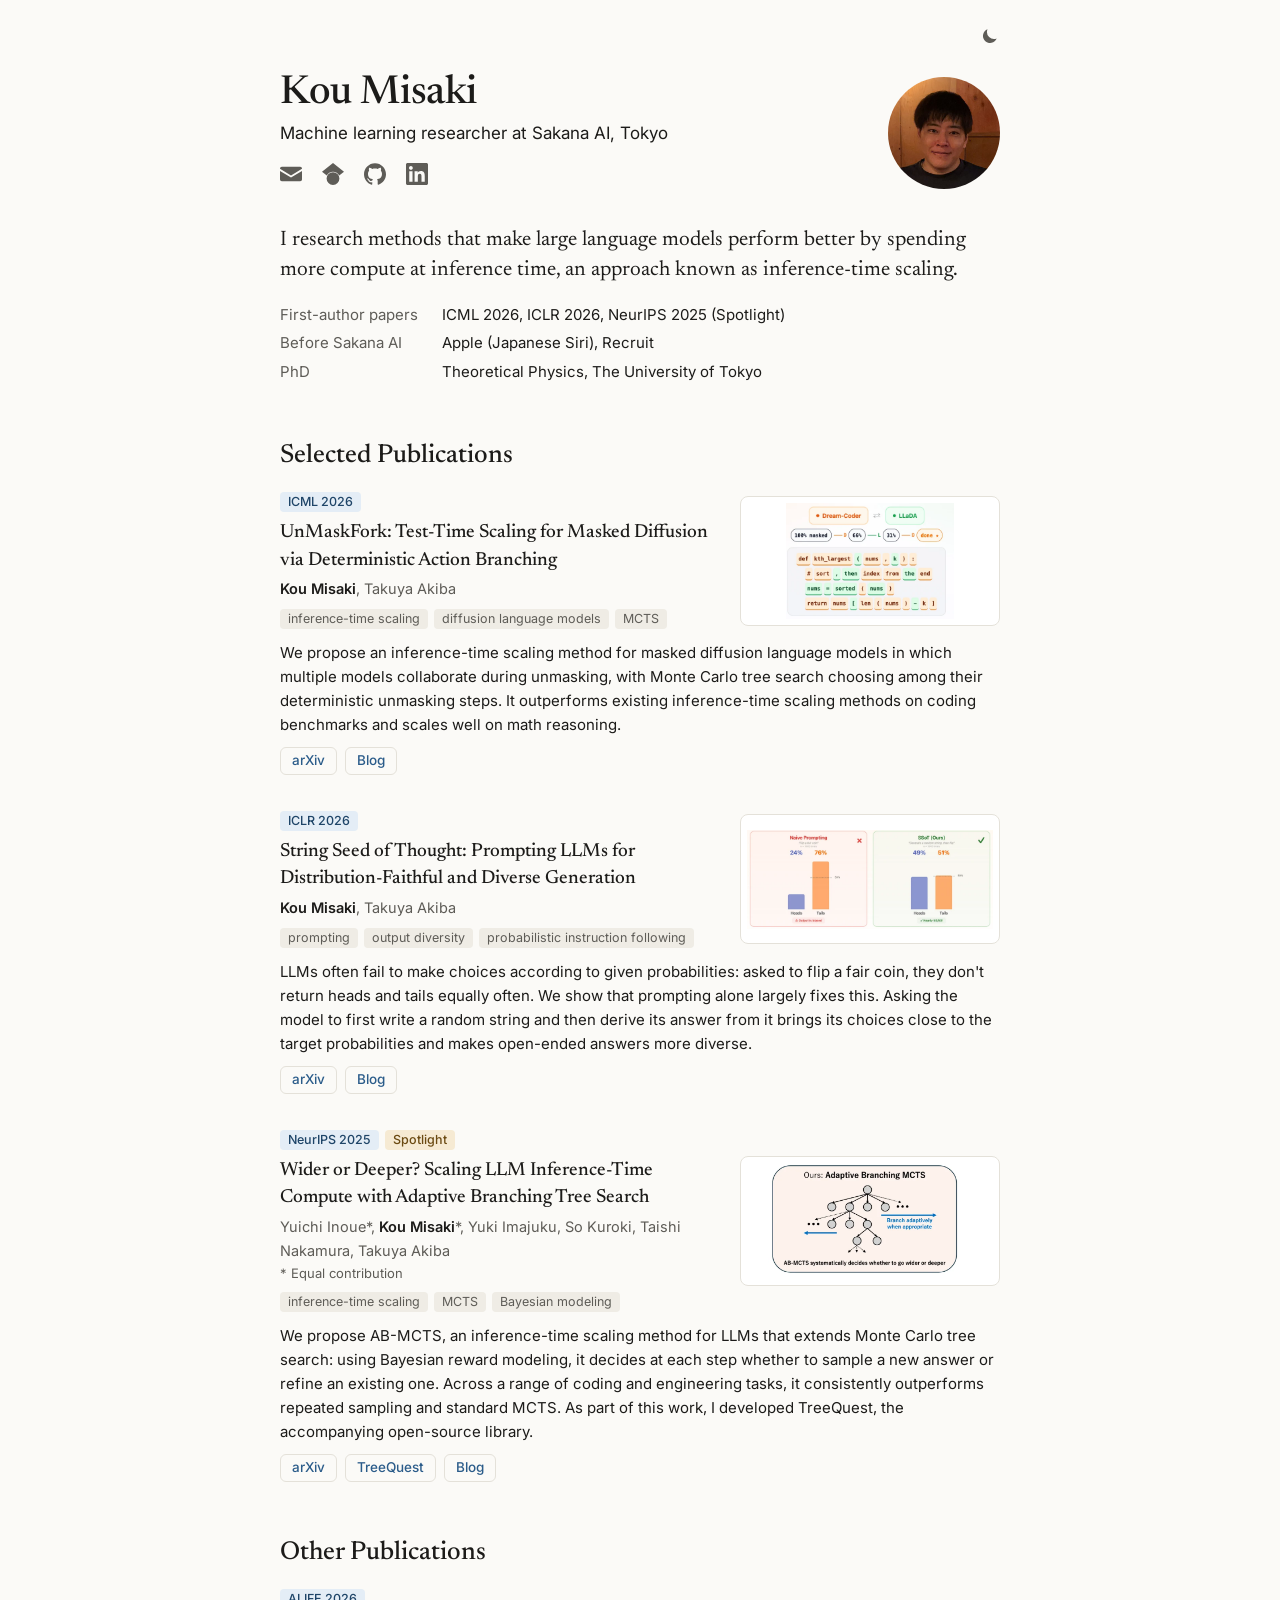
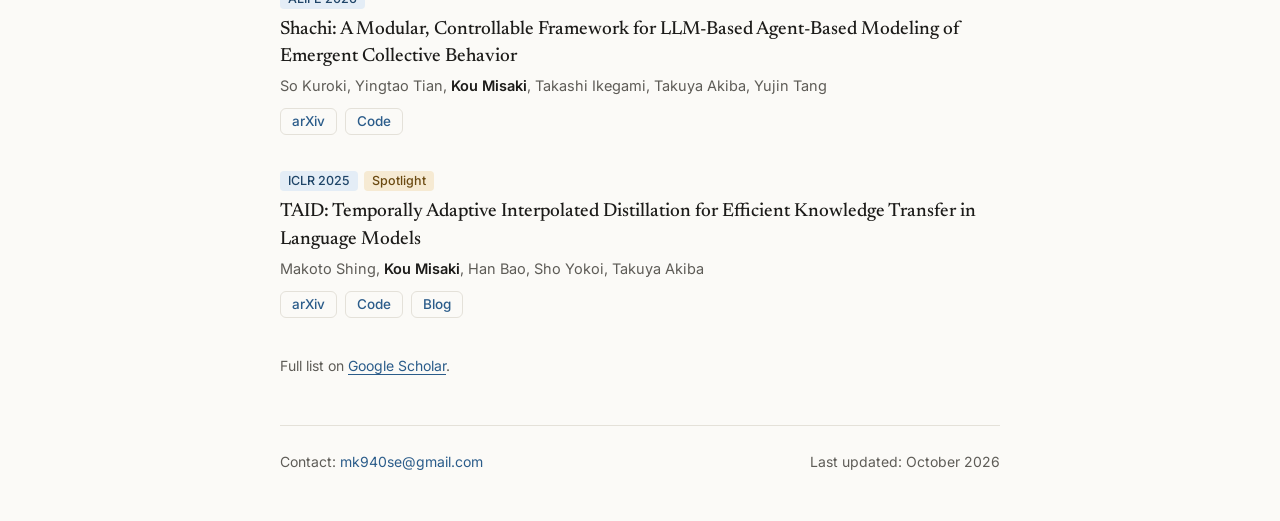
<file: index.html>
<!doctype html>
<html lang="en">
<head>
<meta charset="utf-8">
<meta name="viewport" content="width=device-width, initial-scale=1">
<title>Kou Misaki — Machine learning researcher</title>
<meta name="description" content="Kou Misaki is a machine learning researcher at Sakana AI working on inference-time scaling for LLMs, with first-author papers at ICML, ICLR and NeurIPS.">
<link rel="canonical" href="https://koumisaki.com/">
<meta property="og:type" content="profile">
<meta property="og:title" content="Kou Misaki — Machine learning researcher">
<meta property="og:description" content="Machine learning researcher at Sakana AI working on inference-time scaling for LLMs, with first-author papers at ICML, ICLR and NeurIPS.">
<meta property="og:url" content="https://koumisaki.com/">
<meta property="og:image" content="https://koumisaki.com/images/share.png">
<meta property="og:image:width" content="1200">
<meta property="og:image:height" content="630">
<meta property="og:image:alt" content="Kou Misaki, machine learning researcher at Sakana AI, working on inference-time scaling, Monte Carlo tree search and large language models">
<meta property="profile:first_name" content="Kou">
<meta property="profile:last_name" content="Misaki">
<meta name="twitter:card" content="summary_large_image">
<link rel="icon" type="image/svg+xml" href="/favicon.svg">
<script type="application/ld+json">
{
  "@context": "https://schema.org",
  "@type": "ProfilePage",
  "mainEntity": {
    "@type": "Person",
    "name": "Kou Misaki",
    "alternateName": "三崎 航",
    "url": "https://koumisaki.com/",
    "image": "https://koumisaki.com/images/portrait.jpg",
    "jobTitle": "Research Engineer",
    "worksFor": {"@type": "Organization", "name": "Sakana AI"},
    "alumniOf": {"@type": "CollegeOrUniversity", "name": "The University of Tokyo"},
    "sameAs": [
      "https://scholar.google.com/citations?user=8kL-3m4AAAAJ",
      "https://github.com/takkyu2",
      "https://www.linkedin.com/in/kou-misaki/"
    ]
  }
}
</script>
<link rel="preconnect" href="https://fonts.googleapis.com">
<link rel="preconnect" href="https://fonts.gstatic.com" crossorigin>
<link rel="stylesheet" href="https://fonts.googleapis.com/css2?family=Inter:wght@400;500;600&family=Newsreader:opsz,wght@6..72,400;6..72,500&display=swap">
<link rel="stylesheet" href="/style.css">
<script>
try {
  if (localStorage.getItem('theme') === 'dark') document.documentElement.dataset.theme = 'dark';
} catch (e) {}
</script>
</head>
<body>
<div class="page">
<button class="theme-toggle" type="button" aria-label="Switch theme" title="Switch theme" hidden><svg class="moon" viewBox="0 0 24 24" aria-hidden="true"><path d="M20 15A8.5 8.5 0 0 1 9 4a8.5 8.5 0 1 0 11 11z"/></svg><svg class="sun" viewBox="0 0 24 24" aria-hidden="true"><circle cx="12" cy="12" r="4.5"/><path d="M12 1.5v3m0 15v3M1.5 12h3m15 0h3M4.6 4.6l2.1 2.1m10.6 10.6 2.1 2.1M4.6 19.4l2.1-2.1M17.3 6.7l2.1-2.1" fill="none" stroke="currentColor" stroke-width="2" stroke-linecap="round"/></svg></button>
<main>
<header class="profile">
<div class="intro">
<div class="intro-text">
<h1>Kou Misaki</h1>
<p class="role">Machine learning researcher at Sakana AI, Tokyo</p>
<ul class="links" role="list">
<li><a class="email" href="#" data-user="mk940se" data-domain="gmail.com" aria-label="Email" title="Email"><svg viewBox="0 0 24 24" aria-hidden="true"><path d="M2 4h20a2 2 0 0 1 2 2v.4l-12 7.2L0 6.4V6a2 2 0 0 1 2-2zm-2 4.7 12 7.2 12-7.2V18a2 2 0 0 1-2 2H2a2 2 0 0 1-2-2z"/></svg></a></li>
<li><a href="https://scholar.google.com/citations?user=8kL-3m4AAAAJ" aria-label="Google Scholar" title="Google Scholar"><svg viewBox="0 0 24 24" aria-hidden="true"><path d="M5.242 13.769L0 9.5 12 0l12 9.5-5.242 4.269C17.548 11.249 14.978 9.5 12 9.5c-2.977 0-5.548 1.748-6.758 4.269zM12 10a7 7 0 1 0 0 14 7 7 0 0 0 0-14z"/></svg></a></li>
<li><a href="https://github.com/takkyu2" aria-label="GitHub" title="GitHub"><svg viewBox="0 0 24 24" aria-hidden="true"><path d="M12 .297c-6.63 0-12 5.373-12 12 0 5.303 3.438 9.8 8.205 11.385.6.113.82-.258.82-.577 0-.285-.01-1.04-.015-2.04-3.338.724-4.042-1.61-4.042-1.61C4.422 18.07 3.633 17.7 3.633 17.7c-1.087-.744.084-.729.084-.729 1.205.084 1.838 1.236 1.838 1.236 1.07 1.835 2.809 1.305 3.495.998.108-.776.417-1.305.76-1.605-2.665-.3-5.466-1.332-5.466-5.93 0-1.31.465-2.38 1.235-3.22-.135-.303-.54-1.523.105-3.176 0 0 1.005-.322 3.3 1.23.96-.267 1.98-.399 3-.405 1.02.006 2.04.138 3 .405 2.28-1.552 3.285-1.23 3.285-1.23.645 1.653.24 2.873.12 3.176.765.84 1.23 1.91 1.23 3.22 0 4.61-2.805 5.625-5.475 5.92.42.36.81 1.096.81 2.22 0 1.606-.015 2.896-.015 3.286 0 .315.21.69.825.57C20.565 22.092 24 17.592 24 12.297c0-6.627-5.373-12-12-12"/></svg></a></li>
<li><a href="https://www.linkedin.com/in/kou-misaki/" aria-label="LinkedIn" title="LinkedIn"><svg viewBox="0 0 24 24" aria-hidden="true"><path d="M20.447 20.452h-3.554v-5.569c0-1.328-.027-3.037-1.852-3.037-1.853 0-2.136 1.445-2.136 2.939v5.667H9.351V9h3.414v1.561h.046c.477-.9 1.637-1.85 3.37-1.85 3.601 0 4.267 2.37 4.267 5.455v6.286zM5.337 7.433c-1.144 0-2.063-.926-2.063-2.065 0-1.138.92-2.063 2.063-2.063 1.14 0 2.064.925 2.064 2.063 0 1.139-.925 2.065-2.064 2.065zm1.782 13.019H3.555V9h3.564v11.452zM22.225 0H1.771C.792 0 0 .774 0 1.729v20.542C0 23.227.792 24 1.771 24h20.451C23.2 24 24 23.227 24 22.271V1.729C24 .774 23.2 0 22.222 0h.003z"/></svg></a></li>
</ul>
</div>
<img class="portrait" src="/images/portrait.jpg" width="112" height="112" alt="Portrait of Kou Misaki">
</div>
<p class="lead">I research methods that make large language models perform better by spending more compute at inference time, an approach known as inference-time scaling.</p>
<dl class="facts">
<dt>First-author papers</dt><dd>ICML&nbsp;2026, ICLR&nbsp;2026, NeurIPS&nbsp;2025&nbsp;(Spotlight)</dd>
<dt>Before Sakana AI</dt><dd>Apple (Japanese Siri), Recruit</dd>
<dt>PhD</dt><dd>Theoretical Physics, The University of Tokyo</dd>
</dl>
</header>

<section id="selected-publications" aria-labelledby="selected-heading">
<h2 id="selected-heading">Selected Publications</h2>
<ol class="papers" role="list">
<li class="paper" data-arxiv="2602.04344">
<div class="paper-head">
<div class="paper-meta">
<p class="venue"><span class="badge">ICML 2026</span></p>
<a class="paper-title" href="https://arxiv.org/abs/2602.04344">UnMaskFork: Test-Time Scaling for Masked Diffusion via Deterministic Action Branching</a>
<p class="authors"><strong>Kou Misaki</strong>, Takuya Akiba</p>
<ul class="keywords" role="list"><li>inference-time scaling</li><li>diffusion language models</li><li>MCTS</li></ul>
</div>
<a class="thumb" href="https://pub.sakana.ai/umf/" tabindex="-1" aria-hidden="true"><video src="/images/papers/umf.mp4" poster="/images/papers/umf-poster.webp" width="500" height="344" muted loop playsinline preload="none"></video></a>
</div>
<p class="tldr">We propose an inference-time scaling method for masked diffusion language models in which multiple models collaborate during unmasking, with Monte Carlo tree search choosing among their deterministic unmasking steps. It outperforms existing inference-time scaling methods on coding benchmarks and scales well on math reasoning.</p>
<p class="paper-links"><a href="https://arxiv.org/abs/2602.04344">arXiv</a> <a href="https://pub.sakana.ai/umf/">Blog</a></p>
</li>
<li class="paper" data-arxiv="2510.21150">
<div class="paper-head">
<div class="paper-meta">
<p class="venue"><span class="badge">ICLR 2026</span></p>
<a class="paper-title" href="https://arxiv.org/abs/2510.21150">String Seed of Thought: Prompting LLMs for Distribution-Faithful and Diverse Generation</a>
<p class="authors"><strong>Kou Misaki</strong>, Takuya Akiba</p>
<ul class="keywords" role="list"><li>prompting</li><li>output diversity</li><li>probabilistic instruction following</li></ul>
</div>
<a class="thumb" href="https://pub.sakana.ai/ssot/" tabindex="-1" aria-hidden="true"><video src="/images/papers/ssot.mp4" poster="/images/papers/ssot-poster.webp" width="720" height="290" muted loop playsinline preload="none"></video></a>
</div>
<p class="tldr">LLMs often fail to make choices according to given probabilities: asked to flip a fair coin, they don't return heads and tails equally often. We show that prompting alone largely fixes this. Asking the model to first write a random string and then derive its answer from it brings its choices close to the target probabilities and makes open-ended answers more diverse.</p>
<p class="paper-links"><a href="https://arxiv.org/abs/2510.21150">arXiv</a> <a href="https://pub.sakana.ai/ssot/">Blog</a></p>
</li>
<li class="paper" data-arxiv="2503.04412">
<div class="paper-head">
<div class="paper-meta">
<p class="venue"><span class="badge">NeurIPS 2025</span> <span class="badge award">Spotlight</span></p>
<a class="paper-title" href="https://arxiv.org/abs/2503.04412">Wider or Deeper? Scaling LLM Inference-Time Compute with Adaptive Branching Tree Search</a>
<p class="authors">Yuichi Inoue*, <strong>Kou Misaki</strong>*, Yuki Imajuku, So Kuroki, Taishi Nakamura, Takuya Akiba</p>
<p class="author-note">* Equal contribution</p>
<ul class="keywords" role="list"><li>inference-time scaling</li><li>MCTS</li><li>Bayesian modeling</li></ul>
</div>
<a class="thumb" href="https://sakana.ai/ab-mcts/" tabindex="-1" aria-hidden="true"><img src="/images/papers/ab-mcts-schematic.webp" width="720" height="411" alt="" loading="lazy" decoding="async"></a>
</div>
<p class="tldr">We propose AB-MCTS, an inference-time scaling method for LLMs that extends Monte Carlo tree search: using Bayesian reward modeling, it decides at each step whether to sample a new answer or refine an existing one. Across a range of coding and engineering tasks, it consistently outperforms repeated sampling and standard MCTS. As part of this work, I developed TreeQuest, the accompanying open-source library.</p>
<p class="paper-links"><a href="https://arxiv.org/abs/2503.04412">arXiv</a> <a href="https://github.com/SakanaAI/treequest">TreeQuest</a> <a href="https://sakana.ai/ab-mcts/">Blog</a></p>
</li>
</ol>
</section>

<section id="other-publications" aria-labelledby="other-heading">
<h2 id="other-heading">Other Publications</h2>
<ol class="papers" role="list">
<li class="paper" data-arxiv="2509.21862">
<div class="paper-head">
<div class="paper-meta">
<p class="venue"><span class="badge">ALIFE 2026</span></p>
<a class="paper-title" href="https://arxiv.org/abs/2509.21862">Shachi: A Modular, Controllable Framework for LLM-Based Agent-Based Modeling of Emergent Collective Behavior</a>
<p class="authors">So Kuroki, Yingtao Tian, <strong>Kou Misaki</strong>, Takashi Ikegami, Takuya Akiba, Yujin Tang</p>
</div>
</div>
<p class="paper-links"><a href="https://arxiv.org/abs/2509.21862">arXiv</a> <a href="https://github.com/SakanaAI/shachi">Code</a></p>
</li>
<li class="paper" data-arxiv="2501.16937">
<div class="paper-head">
<div class="paper-meta">
<p class="venue"><span class="badge">ICLR 2025</span> <span class="badge award">Spotlight</span></p>
<a class="paper-title" href="https://arxiv.org/abs/2501.16937">TAID: Temporally Adaptive Interpolated Distillation for Efficient Knowledge Transfer in Language Models</a>
<p class="authors">Makoto Shing, <strong>Kou Misaki</strong>, Han Bao, Sho Yokoi, Takuya Akiba</p>
</div>
</div>
<p class="paper-links"><a href="https://arxiv.org/abs/2501.16937">arXiv</a> <a href="https://github.com/SakanaAI/TAID">Code</a> <a href="https://sakana.ai/taid/">Blog</a></p>
</li>
</ol>
<p class="legend">Full list on <a href="https://scholar.google.com/citations?user=8kL-3m4AAAAJ">Google Scholar</a>.</p>
</section>
</main>
<footer class="footer">
<p>Contact: <a class="email-address" href="#" data-user="mk940se" data-domain="gmail.com">Email</a><noscript> (mk940se [at] gmail.com)</noscript></p>
<p>Last updated: October 2026</p>
</footer>
</div>
<script>
document.querySelectorAll('a[data-user][data-domain]').forEach(function (a) {
  var address = a.getAttribute('data-user') + '@' + a.getAttribute('data-domain');
  a.href = 'mailto:' + address;
  if (a.classList.contains('email-address')) a.textContent = address;
});

(function () {
  var toggle = document.querySelector('.theme-toggle');
  function show(theme) {
    var label = 'Switch to ' + (theme === 'dark' ? 'light' : 'dark') + ' theme';
    document.documentElement.dataset.theme = theme;
    toggle.setAttribute('aria-label', label);
    toggle.title = label;
  }
  toggle.addEventListener('click', function () {
    var theme = document.documentElement.dataset.theme === 'dark' ? 'light' : 'dark';
    try {
      // Light is the default, so only a choice of dark needs remembering.
      if (theme === 'dark') localStorage.setItem('theme', 'dark');
      else localStorage.removeItem('theme');
    } catch (e) {}
    show(theme);
  });
  show(document.documentElement.dataset.theme === 'dark' ? 'dark' : 'light');
  toggle.hidden = false;
})();

(function () {
  // Play the figure animations only while on screen, and never for people who ask for less motion.
  var videos = document.querySelectorAll('.thumb video');
  if (!('IntersectionObserver' in window) || matchMedia('(prefers-reduced-motion: reduce)').matches) return;
  var observer = new IntersectionObserver(function (entries) {
    entries.forEach(function (entry) {
      if (entry.isIntersecting) entry.target.play().catch(function () {});
      else entry.target.pause();
    });
  }, { threshold: 0.5 });
  videos.forEach(function (video) { observer.observe(video); });
})();
</script>
<!-- Cloudflare Web Analytics --><script type='module' src='https://static.cloudflareinsights.com/beacon.min.js' data-cf-beacon='{"token": "d198c67b490f4a3fb7ee328d63b85a4e"}'></script><!-- End Cloudflare Web Analytics -->
</body>
</html>
</file>
<file: style.css>
:root {
  --bg: #fbfaf7;
  --text: #1c1b19;
  --text-secondary: #5e5c57;
  --accent: #2b5c8a;
  --border: #e4e1d9;
  --hover: #efece5;
  --badge-bg: #e4edf6;
  --badge-text: #1f4568;
  --award-bg: #f6ead3;
  --award-text: #6b4a12;
  --tag-bg: #efece5;
  --figure-brightness: 1;
  --font-serif: "Newsreader", "Iowan Old Style", Georgia, "Times New Roman", serif;
  --font-sans: "Inter", -apple-system, BlinkMacSystemFont, "Segoe UI", Roboto, "Helvetica Neue", Arial, sans-serif;
  color-scheme: light;
}

/* Light unless the visitor picks dark with the toggle. Print always uses the light colours. */
@media screen {
  :root[data-theme="dark"] {
    --bg: #151513;
    --text: #ecebe6;
    --text-secondary: #a9a69e;
    --accent: #8fb6de;
    --border: #2e2d2a;
    --hover: #232220;
    --badge-bg: #1d2a38;
    --badge-text: #b4cfeb;
    --award-bg: #33291a;
    --award-text: #ecc98a;
    --tag-bg: #262522;
    --figure-brightness: 0.88;
    color-scheme: dark;
  }
}

*, *::before, *::after { box-sizing: border-box; }

body {
  margin: 0;
  background: var(--bg);
  color: var(--text);
  font-family: var(--font-sans);
  font-size: 16px;
  line-height: 1.65;
  -webkit-text-size-adjust: 100%;
}

.page { position: relative; max-width: 760px; margin: 0 auto; padding: 72px 20px 0; }

.theme-toggle { position: absolute; top: 16px; right: 10px; display: flex; align-items: center; justify-content: center; width: 40px; height: 40px; padding: 0; border: 0; border-radius: 50%; background: none; color: var(--text-secondary); cursor: pointer; }
.theme-toggle[hidden] { display: none; }
.theme-toggle:hover { color: var(--accent); background: var(--hover); }
.theme-toggle:focus-visible { outline: 2px solid var(--accent); outline-offset: 2px; }
.theme-toggle svg { width: 20px; height: 20px; fill: currentColor; }
.theme-toggle .sun, :root[data-theme="dark"] .theme-toggle .moon { display: none; }
:root[data-theme="dark"] .theme-toggle .sun { display: block; }

a { color: var(--accent); text-decoration: none; }
a:hover { text-decoration: underline; text-underline-offset: 3px; }
a:focus-visible { outline: 2px solid var(--accent); outline-offset: 2px; border-radius: 2px; }

.intro { display: flex; align-items: center; gap: 28px; }
.portrait { width: 112px; height: 112px; border-radius: 50%; object-fit: cover; flex-shrink: 0; }
.intro-text { flex: 1; min-width: 0; }
h1 { font-family: var(--font-serif); font-weight: 500; font-size: 40px; line-height: 1.1; letter-spacing: -0.01em; margin: 0; }
.role { margin: 6px 0 8px; font-size: 17px; line-height: 1.4; }
.links { list-style: none; padding: 0; margin: 0 0 0 -9px; display: flex; flex-wrap: wrap; gap: 2px; }
.links a { display: flex; align-items: center; justify-content: center; width: 40px; height: 40px; border-radius: 50%; color: var(--text-secondary); }
.links a:hover { color: var(--accent); background: var(--hover); }
.links a:focus-visible { border-radius: 50%; }
.links svg { width: 22px; height: 22px; fill: currentColor; }

.lead { font-family: var(--font-serif); font-size: 21px; line-height: 1.45; margin: 32px 0 16px; }
.facts { display: grid; grid-template-columns: max-content 1fr; gap: 4px 24px; margin: 0; font-size: 15px; }
.facts dt { color: var(--text-secondary); }
.facts dd { margin: 0; }

h2 { font-family: var(--font-serif); font-weight: 500; font-size: 26px; line-height: 1.2; margin: 56px 0 20px; }
section p { margin: 0; }

.papers { list-style: none; padding: 0; margin: 0; }
.paper { margin: 0 0 36px; }
.paper-head { display: flex; gap: 24px; align-items: center; }
.paper-meta { flex: 1; min-width: 0; }
.paper p { margin: 4px 0 0; }
.paper .venue { display: flex; flex-wrap: wrap; gap: 6px; margin: 0 0 6px; }
.badge { font-size: 12.5px; font-weight: 500; line-height: 1.6; padding: 0 8px; border-radius: 4px; background: var(--badge-bg); color: var(--badge-text); }
.badge.award { background: var(--award-bg); color: var(--award-text); }
.paper-title { font-family: var(--font-serif); font-size: 19px; font-weight: 500; line-height: 1.35; color: var(--text); overflow-wrap: anywhere; }
.authors { color: var(--text-secondary); font-size: 14.5px; }
.authors strong { color: var(--text); font-weight: 600; }
.paper .author-note { margin-top: 0; color: var(--text-secondary); font-size: 13px; }
.keywords { list-style: none; padding: 0; margin: 8px 0 0; display: flex; flex-wrap: wrap; gap: 6px; }
.keywords li { font-size: 12.5px; line-height: 1.6; padding: 0 8px; border-radius: 4px; background: var(--tag-bg); color: var(--text-secondary); }
.tldr { font-size: 15px; line-height: 1.6; }
.paper .tldr { margin-top: 12px; }
.paper .paper-links { display: flex; flex-wrap: wrap; gap: 8px; margin-top: 10px; }
.paper-links a { font-size: 13.5px; font-weight: 500; line-height: 1; padding: 6px 11px; border: 1px solid var(--border); border-radius: 6px; }
.paper-links a:hover { border-color: var(--accent); text-decoration: none; }
.thumb { position: relative; flex: none; width: 260px; aspect-ratio: 2 / 1; background: #fff; border: 1px solid var(--border); border-radius: 8px; filter: brightness(var(--figure-brightness)); }
.thumb:hover { border-color: var(--accent); }
.thumb img, .thumb video { position: absolute; inset: 6px; width: calc(100% - 12px); height: calc(100% - 12px); object-fit: contain; }
.legend { color: var(--text-secondary); font-size: 14px; }
.legend a { text-decoration: underline; text-underline-offset: 3px; }

.footer { margin-top: 48px; padding: 24px 0 48px; border-top: 1px solid var(--border); color: var(--text-secondary); font-size: 14px; display: flex; flex-wrap: wrap; justify-content: space-between; gap: 4px 24px; }
.footer p { margin: 0; }

@media (max-width: 600px) {
  .page { padding-top: 56px; }
  .theme-toggle { top: 8px; }
  .intro { gap: 18px; }
  .portrait { width: 84px; height: 84px; }
  h1 { font-size: 30px; }
  .role { font-size: 15px; margin: 4px 0; }
  .lead { font-size: 19px; margin-top: 24px; }
  .facts { grid-template-columns: 1fr; gap: 0; }
  .facts dd + dt { margin-top: 8px; }
  .paper-head { flex-direction: column; align-items: stretch; gap: 12px; }
  .thumb { order: -1; width: 100%; }
  h2 { margin-top: 44px; }
}

@media (max-width: 360px) {
  .portrait { width: 72px; height: 72px; }
  .links { margin-left: -7px; gap: 0; }
  .links a { width: 36px; height: 36px; }
}

@media print {
  .theme-toggle { display: none; }
}
</file>
